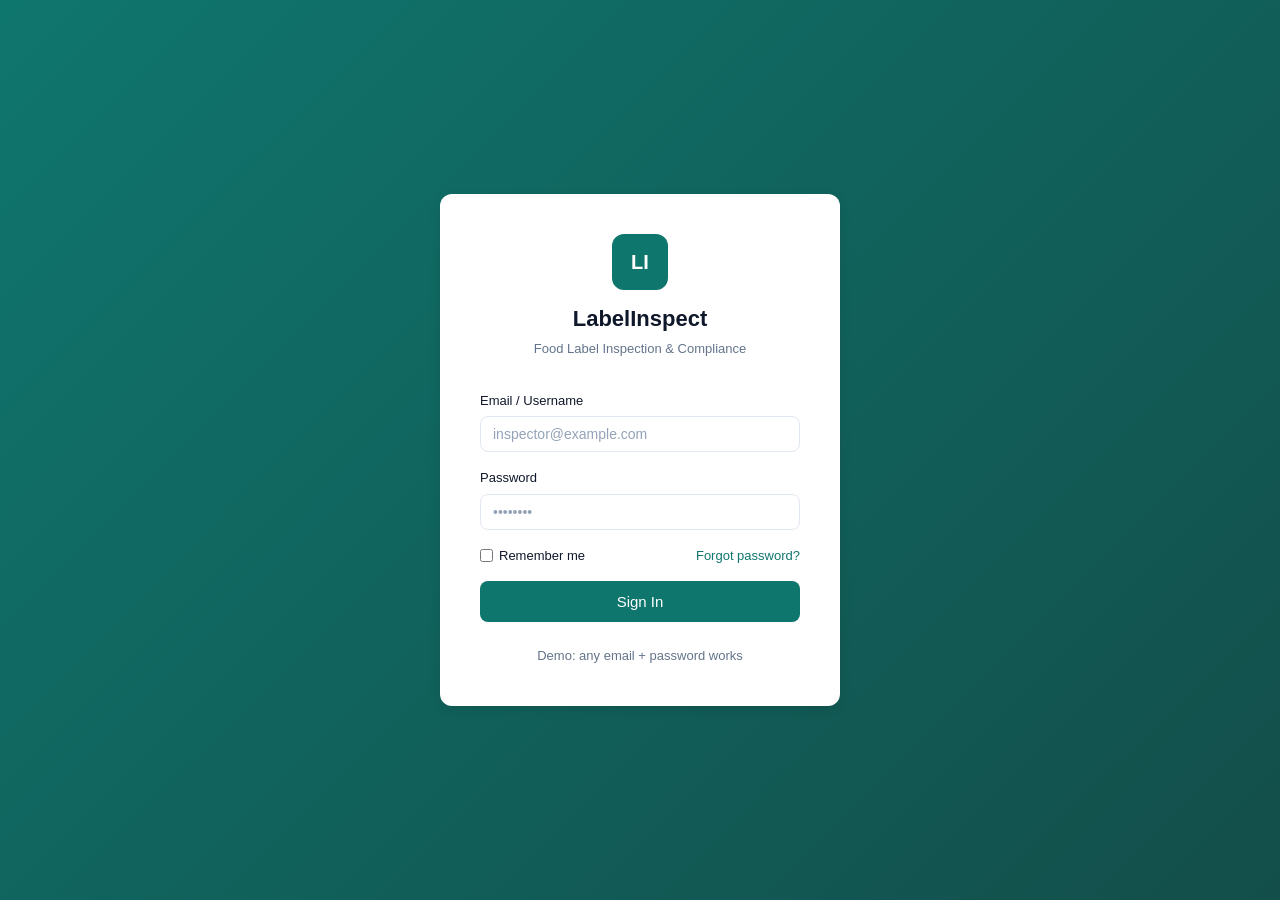
<file: index.html>
<!DOCTYPE html>
<html lang="en">
<head>
  <meta charset="UTF-8">
  <meta name="viewport" content="width=device-width, initial-scale=1.0">
  <title>LabelInspect — Login</title>
  <link rel="stylesheet" href="css/style.css">
</head>
<body>
  <div class="login-page">
    <div class="login-card">
      <div class="brand">
        <div class="logo">LI</div>
        <h1>LabelInspect</h1>
        <p>Food Label Inspection & Compliance</p>
      </div>

      <form onsubmit="handleLogin(event)">
        <div class="form-group">
          <label for="email">Email / Username</label>
          <input type="text" id="email" class="form-control" placeholder="inspector@example.com" required>
        </div>
        <div class="form-group">
          <label for="password">Password</label>
          <input type="password" id="password" class="form-control" placeholder="••••••••" required>
        </div>
        <div class="flex-between mb-16">
          <label class="text-sm" style="display:flex;align-items:center;gap:6px;">
            <input type="checkbox"> Remember me
          </label>
          <a href="#" class="text-sm">Forgot password?</a>
        </div>
        <button type="submit" class="btn btn-primary btn-lg btn-block">Sign In</button>
      </form>

      <p class="text-center text-sm text-muted mt-24">
        Demo: any email + password works
      </p>
    </div>
  </div>
  <script src="js/app.js"></script>
</body>
</html>
</file>
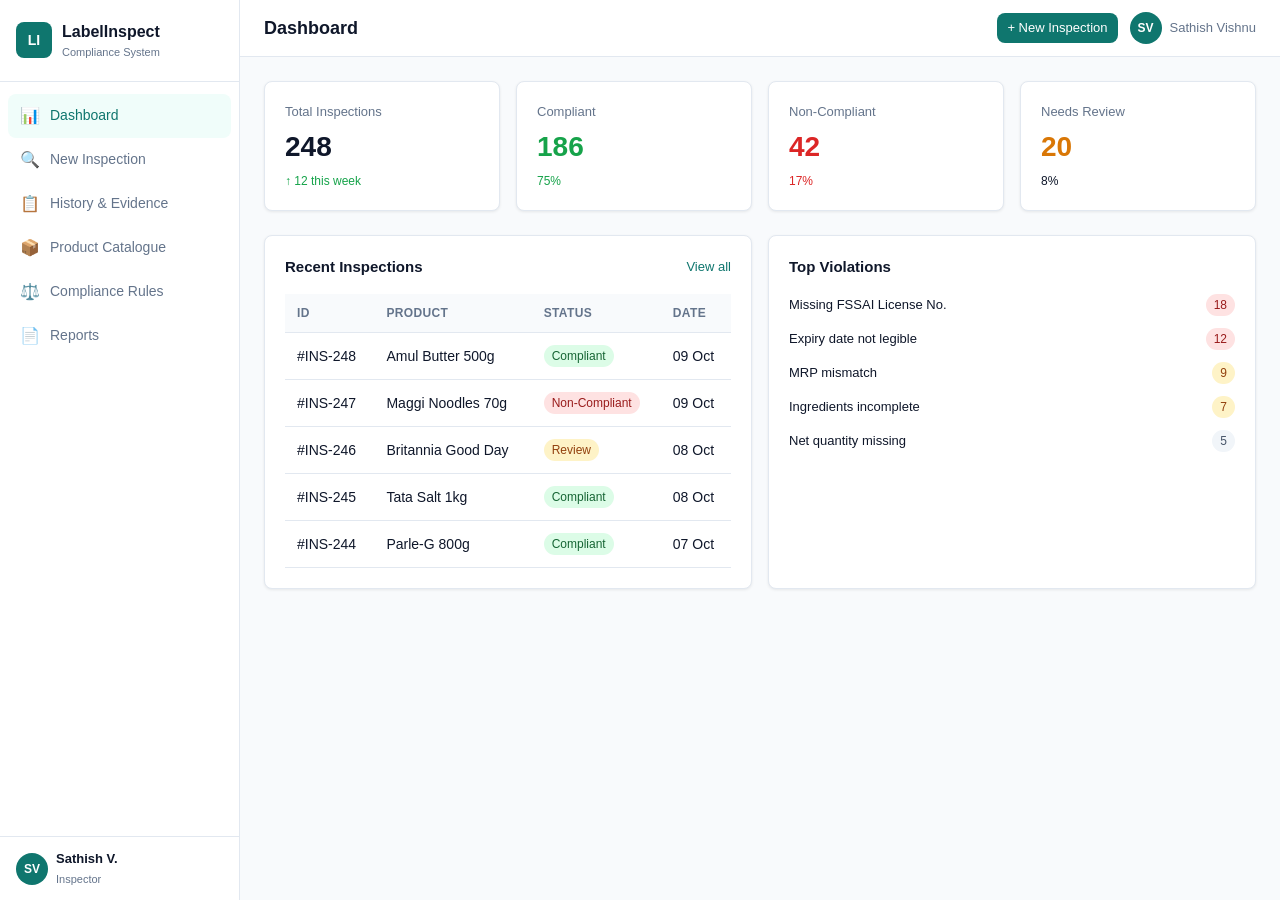
<file: dashboard.html>
<!DOCTYPE html>
<html lang="en">
<head>
  <meta charset="UTF-8">
  <meta name="viewport" content="width=device-width, initial-scale=1.0">
  <title>Dashboard — LabelInspect</title>
  <link rel="stylesheet" href="css/style.css">
</head>
<body>
  <div class="app-shell">
    <!-- Sidebar -->
    <aside class="sidebar">
      <div class="sidebar-brand">
        <div class="logo">LI</div>
        <div>
          <h1>LabelInspect</h1>
          <span>Compliance System</span>
        </div>
      </div>
      <ul class="nav-menu">
        <li><a href="dashboard.html" class="active"><span class="icon">📊</span> Dashboard</a></li>
        <li><a href="inspection.html"><span class="icon">🔍</span> New Inspection</a></li>
        <li><a href="history.html"><span class="icon">📋</span> History & Evidence</a></li>
        <li><a href="products.html"><span class="icon">📦</span> Product Catalogue</a></li>
        <li><a href="rules.html"><span class="icon">⚖️</span> Compliance Rules</a></li>
        <li><a href="reports.html"><span class="icon">📄</span> Reports</a></li>
      </ul>
      <div class="sidebar-footer">
        <div class="user-chip">
          <div class="user-avatar">SV</div>
          <div>
            <strong style="color:var(--text);font-size:13px;">Sathish V.</strong><br>
            <span style="font-size:11px;">Inspector</span>
          </div>
        </div>
      </div>
    </aside>

    <!-- Main -->
    <div class="main-content">
      <header class="topbar">
        <h2>Dashboard</h2>
        <div class="topbar-actions">
          <a href="inspection.html" class="btn btn-primary btn-sm">+ New Inspection</a>
          <div class="user-chip">
            <div class="user-avatar">SV</div>
            <span>Sathish Vishnu</span>
          </div>
        </div>
      </header>

      <div class="content">
        <!-- Stats -->
        <div class="grid-4 mb-24">
          <div class="stat-card">
            <div class="stat-label">Total Inspections</div>
            <div class="stat-value">248</div>
            <div class="stat-change up">↑ 12 this week</div>
          </div>
          <div class="stat-card">
            <div class="stat-label">Compliant</div>
            <div class="stat-value" style="color:var(--success);">186</div>
            <div class="stat-change up">75%</div>
          </div>
          <div class="stat-card">
            <div class="stat-label">Non-Compliant</div>
            <div class="stat-value" style="color:var(--danger);">42</div>
            <div class="stat-change down">17%</div>
          </div>
          <div class="stat-card">
            <div class="stat-label">Needs Review</div>
            <div class="stat-value" style="color:var(--warning);">20</div>
            <div class="stat-change">8%</div>
          </div>
        </div>

        <div class="grid-2">
          <!-- Recent Inspections -->
          <div class="card">
            <div class="card-header">
              <h3>Recent Inspections</h3>
              <a href="history.html" class="text-sm">View all</a>
            </div>
            <div class="table-wrap">
              <table>
                <thead>
                  <tr>
                    <th>ID</th>
                    <th>Product</th>
                    <th>Status</th>
                    <th>Date</th>
                  </tr>
                </thead>
                <tbody>
                  <tr>
                    <td>#INS-248</td>
                    <td>Amul Butter 500g</td>
                    <td><span class="badge badge-success">Compliant</span></td>
                    <td>09 Oct</td>
                  </tr>
                  <tr>
                    <td>#INS-247</td>
                    <td>Maggi Noodles 70g</td>
                    <td><span class="badge badge-danger">Non-Compliant</span></td>
                    <td>09 Oct</td>
                  </tr>
                  <tr>
                    <td>#INS-246</td>
                    <td>Britannia Good Day</td>
                    <td><span class="badge badge-warning">Review</span></td>
                    <td>08 Oct</td>
                  </tr>
                  <tr>
                    <td>#INS-245</td>
                    <td>Tata Salt 1kg</td>
                    <td><span class="badge badge-success">Compliant</span></td>
                    <td>08 Oct</td>
                  </tr>
                  <tr>
                    <td>#INS-244</td>
                    <td>Parle-G 800g</td>
                    <td><span class="badge badge-success">Compliant</span></td>
                    <td>07 Oct</td>
                  </tr>
                </tbody>
              </table>
            </div>
          </div>

          <!-- Violation Summary -->
          <div class="card">
            <div class="card-header">
              <h3>Top Violations</h3>
            </div>
            <div style="display:flex;flex-direction:column;gap:12px;">
              <div class="flex-between">
                <span class="text-sm">Missing FSSAI License No.</span>
                <span class="badge badge-danger">18</span>
              </div>
              <div class="flex-between">
                <span class="text-sm">Expiry date not legible</span>
                <span class="badge badge-danger">12</span>
              </div>
              <div class="flex-between">
                <span class="text-sm">MRP mismatch</span>
                <span class="badge badge-warning">9</span>
              </div>
              <div class="flex-between">
                <span class="text-sm">Ingredients incomplete</span>
                <span class="badge badge-warning">7</span>
              </div>
              <div class="flex-between">
                <span class="text-sm">Net quantity missing</span>
                <span class="badge badge-neutral">5</span>
              </div>
            </div>
          </div>
        </div>
      </div>
    </div>
  </div>
  <script src="js/app.js"></script>
</body>
</html>
</file>
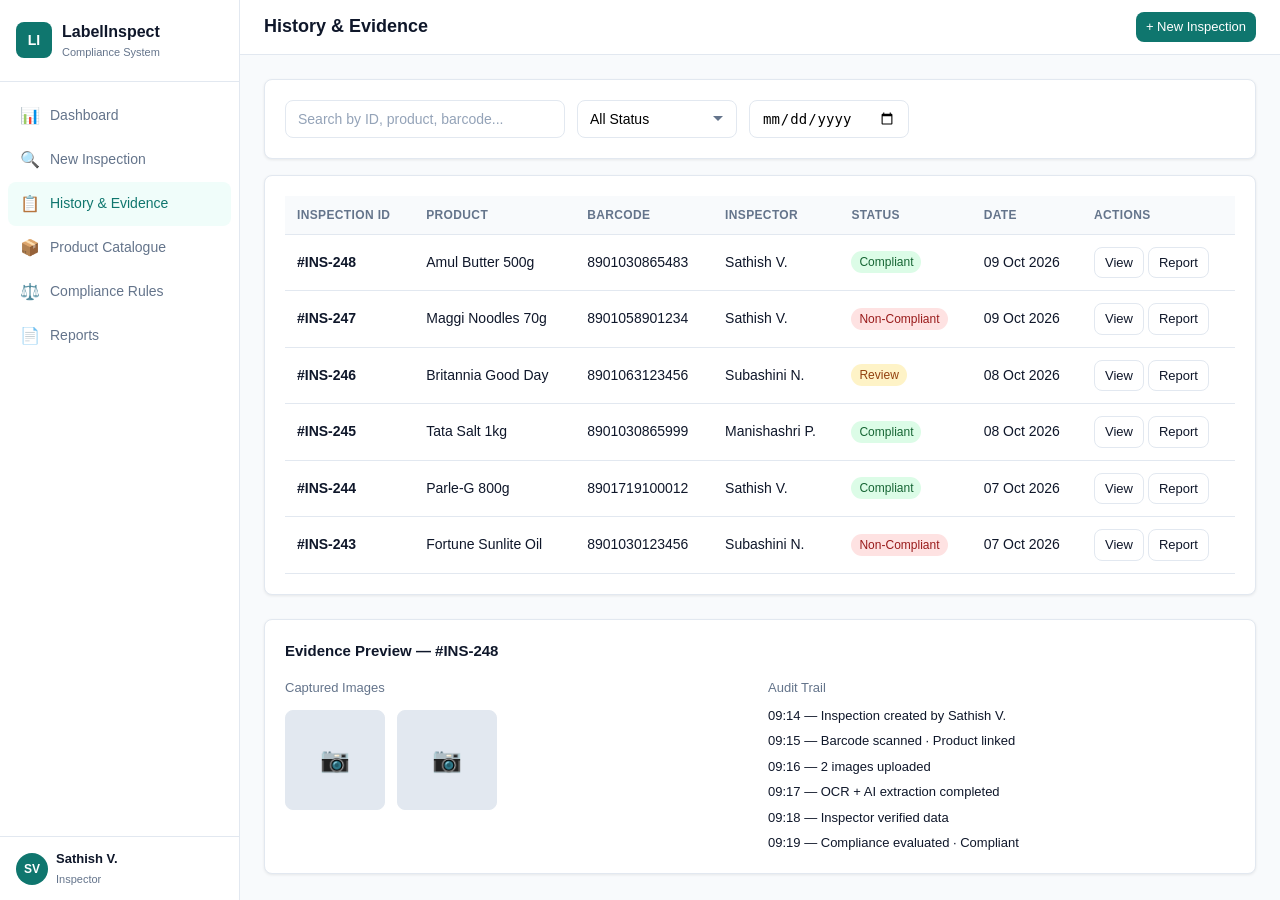
<file: history.html>
<!DOCTYPE html>
<html lang="en">
<head>
  <meta charset="UTF-8">
  <meta name="viewport" content="width=device-width, initial-scale=1.0">
  <title>History & Evidence — LabelInspect</title>
  <link rel="stylesheet" href="css/style.css">
</head>
<body>
  <div class="app-shell">
    <aside class="sidebar">
      <div class="sidebar-brand">
        <div class="logo">LI</div>
        <div>
          <h1>LabelInspect</h1>
          <span>Compliance System</span>
        </div>
      </div>
      <ul class="nav-menu">
        <li><a href="dashboard.html"><span class="icon">📊</span> Dashboard</a></li>
        <li><a href="inspection.html"><span class="icon">🔍</span> New Inspection</a></li>
        <li><a href="history.html" class="active"><span class="icon">📋</span> History & Evidence</a></li>
        <li><a href="products.html"><span class="icon">📦</span> Product Catalogue</a></li>
        <li><a href="rules.html"><span class="icon">⚖️</span> Compliance Rules</a></li>
        <li><a href="reports.html"><span class="icon">📄</span> Reports</a></li>
      </ul>
      <div class="sidebar-footer">
        <div class="user-chip">
          <div class="user-avatar">SV</div>
          <div>
            <strong style="color:var(--text);font-size:13px;">Sathish V.</strong><br>
            <span style="font-size:11px;">Inspector</span>
          </div>
        </div>
      </div>
    </aside>

    <div class="main-content">
      <header class="topbar">
        <h2>History & Evidence</h2>
        <div class="topbar-actions">
          <a href="inspection.html" class="btn btn-primary btn-sm">+ New Inspection</a>
        </div>
      </header>

      <div class="content">
        <div class="card mb-16">
          <div class="flex gap-12" style="flex-wrap:wrap;">
            <input type="text" id="search-history" class="form-control" style="max-width:280px;" placeholder="Search by ID, product, barcode..." oninput="filterTable('search-history','history-table')">
            <select class="form-control" style="max-width:160px;">
              <option value="">All Status</option>
              <option>Compliant</option>
              <option>Non-Compliant</option>
              <option>Needs Review</option>
            </select>
            <input type="date" class="form-control" style="max-width:160px;">
          </div>
        </div>

        <div class="card">
          <div class="table-wrap">
            <table id="history-table">
              <thead>
                <tr>
                  <th>Inspection ID</th>
                  <th>Product</th>
                  <th>Barcode</th>
                  <th>Inspector</th>
                  <th>Status</th>
                  <th>Date</th>
                  <th>Actions</th>
                </tr>
              </thead>
              <tbody>
                <tr>
                  <td><strong>#INS-248</strong></td>
                  <td>Amul Butter 500g</td>
                  <td>8901030865483</td>
                  <td>Sathish V.</td>
                  <td><span class="badge badge-success">Compliant</span></td>
                  <td>09 Oct 2026</td>
                  <td>
                    <a href="#" class="btn btn-secondary btn-sm">View</a>
                    <a href="reports.html" class="btn btn-secondary btn-sm">Report</a>
                  </td>
                </tr>
                <tr>
                  <td><strong>#INS-247</strong></td>
                  <td>Maggi Noodles 70g</td>
                  <td>8901058901234</td>
                  <td>Sathish V.</td>
                  <td><span class="badge badge-danger">Non-Compliant</span></td>
                  <td>09 Oct 2026</td>
                  <td>
                    <a href="#" class="btn btn-secondary btn-sm">View</a>
                    <a href="reports.html" class="btn btn-secondary btn-sm">Report</a>
                  </td>
                </tr>
                <tr>
                  <td><strong>#INS-246</strong></td>
                  <td>Britannia Good Day</td>
                  <td>8901063123456</td>
                  <td>Subashini N.</td>
                  <td><span class="badge badge-warning">Review</span></td>
                  <td>08 Oct 2026</td>
                  <td>
                    <a href="#" class="btn btn-secondary btn-sm">View</a>
                    <a href="reports.html" class="btn btn-secondary btn-sm">Report</a>
                  </td>
                </tr>
                <tr>
                  <td><strong>#INS-245</strong></td>
                  <td>Tata Salt 1kg</td>
                  <td>8901030865999</td>
                  <td>Manishashri P.</td>
                  <td><span class="badge badge-success">Compliant</span></td>
                  <td>08 Oct 2026</td>
                  <td>
                    <a href="#" class="btn btn-secondary btn-sm">View</a>
                    <a href="reports.html" class="btn btn-secondary btn-sm">Report</a>
                  </td>
                </tr>
                <tr>
                  <td><strong>#INS-244</strong></td>
                  <td>Parle-G 800g</td>
                  <td>8901719100012</td>
                  <td>Sathish V.</td>
                  <td><span class="badge badge-success">Compliant</span></td>
                  <td>07 Oct 2026</td>
                  <td>
                    <a href="#" class="btn btn-secondary btn-sm">View</a>
                    <a href="reports.html" class="btn btn-secondary btn-sm">Report</a>
                  </td>
                </tr>
                <tr>
                  <td><strong>#INS-243</strong></td>
                  <td>Fortune Sunlite Oil</td>
                  <td>8901030123456</td>
                  <td>Subashini N.</td>
                  <td><span class="badge badge-danger">Non-Compliant</span></td>
                  <td>07 Oct 2026</td>
                  <td>
                    <a href="#" class="btn btn-secondary btn-sm">View</a>
                    <a href="reports.html" class="btn btn-secondary btn-sm">Report</a>
                  </td>
                </tr>
              </tbody>
            </table>
          </div>
        </div>

        <!-- Evidence detail preview (example) -->
        <div class="card mt-24">
          <div class="card-header">
            <h3>Evidence Preview — #INS-248</h3>
          </div>
          <div class="grid-2">
            <div>
              <p class="text-sm text-muted mb-8">Captured Images</p>
              <div class="image-preview">
                <div class="thumb" style="display:flex;align-items:center;justify-content:center;font-size:24px;background:#e2e8f0;">📷</div>
                <div class="thumb" style="display:flex;align-items:center;justify-content:center;font-size:24px;background:#e2e8f0;">📷</div>
              </div>
            </div>
            <div>
              <p class="text-sm text-muted mb-8">Audit Trail</p>
              <div class="text-sm" style="display:flex;flex-direction:column;gap:6px;">
                <div>09:14 — Inspection created by Sathish V.</div>
                <div>09:15 — Barcode scanned · Product linked</div>
                <div>09:16 — 2 images uploaded</div>
                <div>09:17 — OCR + AI extraction completed</div>
                <div>09:18 — Inspector verified data</div>
                <div>09:19 — Compliance evaluated · Compliant</div>
              </div>
            </div>
          </div>
        </div>
      </div>
    </div>
  </div>
  <script src="js/app.js"></script>
</body>
</html>
</file>
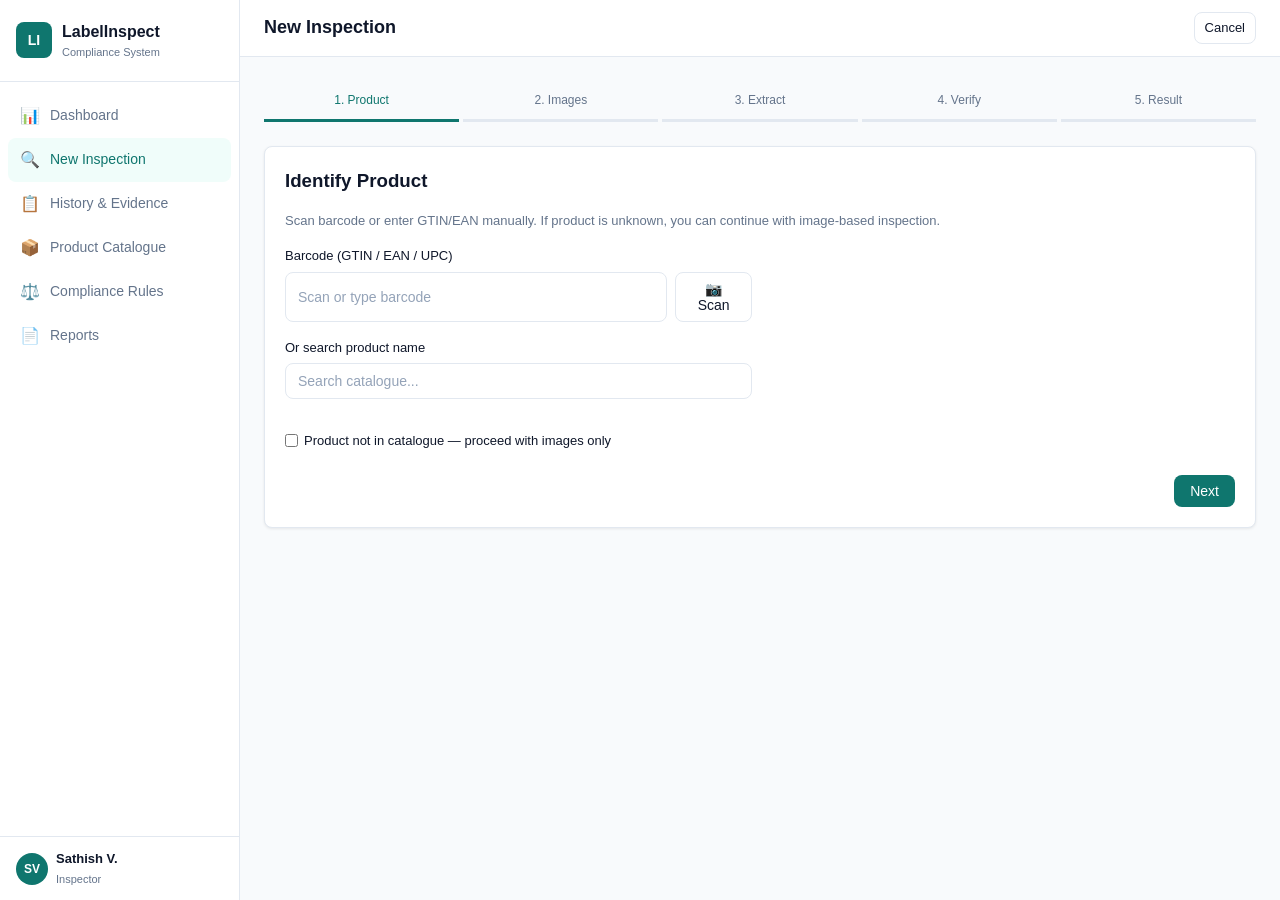
<file: inspection.html>
<!DOCTYPE html>
<html lang="en">
<head>
  <meta charset="UTF-8">
  <meta name="viewport" content="width=device-width, initial-scale=1.0">
  <title>New Inspection — LabelInspect</title>
  <link rel="stylesheet" href="css/style.css">
</head>
<body>
  <div class="app-shell">
    <aside class="sidebar">
      <div class="sidebar-brand">
        <div class="logo">LI</div>
        <div>
          <h1>LabelInspect</h1>
          <span>Compliance System</span>
        </div>
      </div>
      <ul class="nav-menu">
        <li><a href="dashboard.html"><span class="icon">📊</span> Dashboard</a></li>
        <li><a href="inspection.html" class="active"><span class="icon">🔍</span> New Inspection</a></li>
        <li><a href="history.html"><span class="icon">📋</span> History & Evidence</a></li>
        <li><a href="products.html"><span class="icon">📦</span> Product Catalogue</a></li>
        <li><a href="rules.html"><span class="icon">⚖️</span> Compliance Rules</a></li>
        <li><a href="reports.html"><span class="icon">📄</span> Reports</a></li>
      </ul>
      <div class="sidebar-footer">
        <div class="user-chip">
          <div class="user-avatar">SV</div>
          <div>
            <strong style="color:var(--text);font-size:13px;">Sathish V.</strong><br>
            <span style="font-size:11px;">Inspector</span>
          </div>
        </div>
      </div>
    </aside>

    <div class="main-content">
      <header class="topbar">
        <h2>New Inspection</h2>
        <div class="topbar-actions">
          <a href="dashboard.html" class="btn btn-secondary btn-sm">Cancel</a>
        </div>
      </header>

      <div class="content">
        <!-- Steps -->
        <div class="steps">
          <div class="step active">1. Product</div>
          <div class="step">2. Images</div>
          <div class="step">3. Extract</div>
          <div class="step">4. Verify</div>
          <div class="step">5. Result</div>
        </div>

        <div class="card">
          <!-- STEP 1: Product / Barcode -->
          <div id="step-1" class="wizard-panel">
            <h3 class="mb-16">Identify Product</h3>
            <p class="text-sm text-muted mb-16">Scan barcode or enter GTIN/EAN manually. If product is unknown, you can continue with image-based inspection.</p>

            <div class="grid-2">
              <div>
                <div class="form-group">
                  <label>Barcode (GTIN / EAN / UPC)</label>
                  <div class="flex gap-8">
                    <input type="text" id="barcode-input" class="form-control" placeholder="Scan or type barcode">
                    <button type="button" class="btn btn-secondary" onclick="mockBarcodeScan()">📷 Scan</button>
                  </div>
                </div>
                <div class="form-group">
                  <label>Or search product name</label>
                  <input type="text" class="form-control" placeholder="Search catalogue...">
                </div>
              </div>
              <div id="product-info" class="hidden">
                <div style="background:#f0fdfa;border:1px solid #99f6e4;border-radius:8px;padding:16px;">
                  <div class="text-sm text-muted mb-8">Product Found</div>
                  <strong>Amul Pasteurised Butter</strong>
                  <div class="text-sm mt-8">
                    <div>Brand: Amul</div>
                    <div>Net Qty: 500 g</div>
                    <div>Category: Dairy</div>
                    <div>GTIN: 8901030865483</div>
                  </div>
                </div>
              </div>
            </div>

            <div class="mt-16">
              <label class="text-sm" style="display:flex;align-items:center;gap:6px;">
                <input type="checkbox" id="unknown-product"> Product not in catalogue — proceed with images only
              </label>
            </div>
          </div>

          <!-- STEP 2: Images -->
          <div id="step-2" class="wizard-panel hidden">
            <h3 class="mb-16">Capture Package Images</h3>
            <p class="text-sm text-muted mb-16">Capture front label, back label, and any other relevant panels. Clear, well-lit images improve OCR accuracy.</p>

            <div class="upload-zone" onclick="document.getElementById('file-input').click()">
              <div class="upload-icon">📷</div>
              <p>Click to capture or upload images</p>
              <p class="hint">JPG, PNG · Max 10 MB each · Multiple files allowed</p>
              <input type="file" id="file-input" accept="image/*" multiple capture="environment" style="display:none" onchange="handleImageUpload(this)">
            </div>

            <div id="image-preview" class="image-preview"></div>
          </div>

          <!-- STEP 3: OCR + AI -->
          <div id="step-3" class="wizard-panel hidden">
            <h3 class="mb-16">OCR & AI Extraction</h3>
            <p class="text-sm text-muted mb-16">Images are processed to extract text. AI structures the text into label fields. You will verify everything in the next step.</p>

            <div class="flex gap-12 mb-16">
              <button type="button" class="btn btn-primary" onclick="runOCR()">▶ Run OCR + AI</button>
              <span id="ocr-status" class="hidden"><span class="badge badge-info">Ready</span></span>
            </div>

            <div id="ai-fields" class="hidden">
              <div class="field-grid">
                <div class="field-item">
                  <label>Product Name</label>
                  <div class="value">Amul Pasteurised Butter</div>
                </div>
                <div class="field-item">
                  <label>Brand</label>
                  <div class="value">Amul</div>
                </div>
                <div class="field-item">
                  <label>MRP</label>
                  <div class="value">₹285.00</div>
                </div>
                <div class="field-item">
                  <label>Net Quantity</label>
                  <div class="value">500 g</div>
                </div>
                <div class="field-item">
                  <label>Mfg Date</label>
                  <div class="value">15/08/2026</div>
                </div>
                <div class="field-item">
                  <label>Best Before</label>
                  <div class="value">15/02/2027</div>
                </div>
                <div class="field-item">
                  <label>FSSAI Lic. No.</label>
                  <div class="value">10012021000123</div>
                </div>
                <div class="field-item">
                  <label>Manufacturer</label>
                  <div class="value">GCMMF Ltd, Anand</div>
                </div>
              </div>
              <p class="text-sm text-muted mt-16">Ingredients extracted: Milk, Salt · Confidence: High</p>
            </div>
          </div>

          <!-- STEP 4: Verify -->
          <div id="step-4" class="wizard-panel hidden">
            <h3 class="mb-16">Inspector Verification</h3>
            <p class="text-sm text-muted mb-16">Review and correct any extracted fields. AI assists — you decide. Verification is mandatory before compliance evaluation.</p>

            <div class="field-grid">
              <div class="field-item">
                <label>Product Name</label>
                <input type="text" value="Amul Pasteurised Butter">
              </div>
              <div class="field-item">
                <label>Brand</label>
                <input type="text" value="Amul">
              </div>
              <div class="field-item">
                <label>MRP (₹)</label>
                <input type="text" value="285.00">
              </div>
              <div class="field-item">
                <label>Net Quantity</label>
                <input type="text" value="500 g">
              </div>
              <div class="field-item">
                <label>Mfg Date</label>
                <input type="text" value="15/08/2026">
              </div>
              <div class="field-item">
                <label>Best Before / Expiry</label>
                <input type="text" value="15/02/2027">
              </div>
              <div class="field-item">
                <label>FSSAI License No.</label>
                <input type="text" value="10012021000123">
              </div>
              <div class="field-item">
                <label>Manufacturer / Packer</label>
                <input type="text" value="GCMMF Ltd, Anand">
              </div>
            </div>

            <div class="form-group mt-16">
              <label>Ingredients (verified)</label>
              <textarea class="form-control">Milk, Salt</textarea>
            </div>

            <div class="form-group">
              <label>Inspector Remarks</label>
              <textarea class="form-control" placeholder="Optional notes..."></textarea>
            </div>
          </div>

          <!-- STEP 5: Compliance Result -->
          <div id="step-5" class="wizard-panel hidden">
            <h3 class="mb-16">Compliance Evaluation</h3>
            <p class="text-sm text-muted mb-16">Verified data is evaluated against the applicable rule pack. Rules decide the final result.</p>

            <button type="button" class="btn btn-primary mb-16" onclick="runCompliance()">▶ Evaluate Against Rules</button>

            <div id="compliance-result" class="hidden">
              <div class="result-panel pass">
                <h3>✅ Compliant</h3>
                <p class="text-sm">All applicable rules passed. No violations found.</p>
              </div>

              <div class="card mt-16" style="padding:16px;">
                <h4 class="mb-12" style="font-size:14px;">Rule Evaluation Summary</h4>
                <div class="table-wrap">
                  <table>
                    <thead>
                      <tr>
                        <th>Rule</th>
                        <th>Status</th>
                        <th>Note</th>
                      </tr>
                    </thead>
                    <tbody>
                      <tr>
                        <td>FSSAI License present</td>
                        <td><span class="badge badge-success">Pass</span></td>
                        <td>License No. found</td>
                      </tr>
                      <tr>
                        <td>MRP declared</td>
                        <td><span class="badge badge-success">Pass</span></td>
                        <td>₹285.00</td>
                      </tr>
                      <tr>
                        <td>Net quantity declared</td>
                        <td><span class="badge badge-success">Pass</span></td>
                        <td>500 g</td>
                      </tr>
                      <tr>
                        <td>Best-before / Expiry present</td>
                        <td><span class="badge badge-success">Pass</span></td>
                        <td>15/02/2027</td>
                      </tr>
                      <tr>
                        <td>Manufacturer details present</td>
                        <td><span class="badge badge-success">Pass</span></td>
                        <td>GCMMF Ltd</td>
                      </tr>
                      <tr>
                        <td>Ingredients list present</td>
                        <td><span class="badge badge-success">Pass</span></td>
                        <td>Milk, Salt</td>
                      </tr>
                    </tbody>
                  </table>
                </div>
              </div>
            </div>
          </div>

          <!-- Navigation buttons -->
          <div class="flex-between mt-24">
            <button type="button" id="btn-prev" class="btn btn-secondary" onclick="prevStep()" style="display:none;">← Previous</button>
            <div></div>
            <button type="button" id="btn-next" class="btn btn-primary" onclick="nextStep()">Next →</button>
          </div>
        </div>
      </div>
    </div>
  </div>
  <script src="js/app.js"></script>
</body>
</html>
</file>
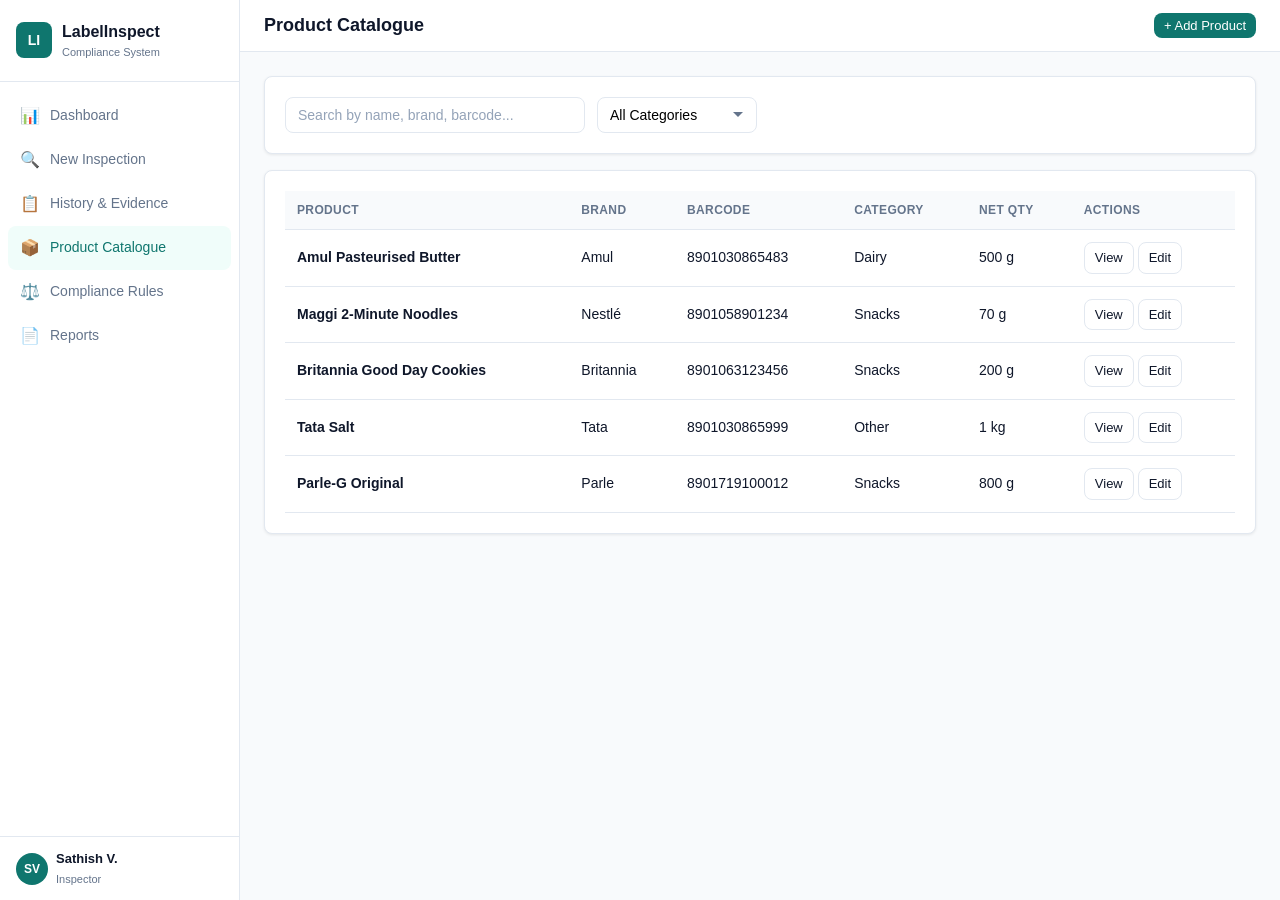
<file: products.html>
<!DOCTYPE html>
<html lang="en">
<head>
  <meta charset="UTF-8">
  <meta name="viewport" content="width=device-width, initial-scale=1.0">
  <title>Product Catalogue — LabelInspect</title>
  <link rel="stylesheet" href="css/style.css">
</head>
<body>
  <div class="app-shell">
    <aside class="sidebar">
      <div class="sidebar-brand">
        <div class="logo">LI</div>
        <div>
          <h1>LabelInspect</h1>
          <span>Compliance System</span>
        </div>
      </div>
      <ul class="nav-menu">
        <li><a href="dashboard.html"><span class="icon">📊</span> Dashboard</a></li>
        <li><a href="inspection.html"><span class="icon">🔍</span> New Inspection</a></li>
        <li><a href="history.html"><span class="icon">📋</span> History & Evidence</a></li>
        <li><a href="products.html" class="active"><span class="icon">📦</span> Product Catalogue</a></li>
        <li><a href="rules.html"><span class="icon">⚖️</span> Compliance Rules</a></li>
        <li><a href="reports.html"><span class="icon">📄</span> Reports</a></li>
      </ul>
      <div class="sidebar-footer">
        <div class="user-chip">
          <div class="user-avatar">SV</div>
          <div>
            <strong style="color:var(--text);font-size:13px;">Sathish V.</strong><br>
            <span style="font-size:11px;">Inspector</span>
          </div>
        </div>
      </div>
    </aside>

    <div class="main-content">
      <header class="topbar">
        <h2>Product Catalogue</h2>
        <div class="topbar-actions">
          <button class="btn btn-primary btn-sm" onclick="document.getElementById('add-product-form').classList.toggle('hidden')">+ Add Product</button>
        </div>
      </header>

      <div class="content">
        <!-- Add Product Form (hidden by default) -->
        <div id="add-product-form" class="card mb-16 hidden">
          <h3 class="mb-16">Manual Product Entry</h3>
          <div class="grid-2">
            <div class="form-group">
              <label>Product Name *</label>
              <input type="text" class="form-control" placeholder="e.g. Amul Butter">
            </div>
            <div class="form-group">
              <label>Brand</label>
              <input type="text" class="form-control" placeholder="e.g. Amul">
            </div>
            <div class="form-group">
              <label>Barcode (GTIN/EAN)</label>
              <input type="text" class="form-control" placeholder="8901030865483">
            </div>
            <div class="form-group">
              <label>Net Quantity</label>
              <input type="text" class="form-control" placeholder="500 g">
            </div>
            <div class="form-group">
              <label>Category</label>
              <select class="form-control">
                <option>Dairy</option>
                <option>Snacks</option>
                <option>Beverages</option>
                <option>Oils & Fats</option>
                <option>Other</option>
              </select>
            </div>
            <div class="form-group">
              <label>Manufacturer</label>
              <input type="text" class="form-control" placeholder="Manufacturer name">
            </div>
          </div>
          <div class="flex gap-8">
            <button class="btn btn-primary">Save Product</button>
            <button class="btn btn-secondary" onclick="document.getElementById('add-product-form').classList.add('hidden')">Cancel</button>
          </div>
        </div>

        <div class="card mb-16">
          <div class="flex gap-12">
            <input type="text" id="search-products" class="form-control" style="max-width:300px;" placeholder="Search by name, brand, barcode..." oninput="filterTable('search-products','products-table')">
            <select class="form-control" style="max-width:160px;">
              <option value="">All Categories</option>
              <option>Dairy</option>
              <option>Snacks</option>
              <option>Beverages</option>
            </select>
          </div>
        </div>

        <div class="card">
          <div class="table-wrap">
            <table id="products-table">
              <thead>
                <tr>
                  <th>Product</th>
                  <th>Brand</th>
                  <th>Barcode</th>
                  <th>Category</th>
                  <th>Net Qty</th>
                  <th>Actions</th>
                </tr>
              </thead>
              <tbody>
                <tr>
                  <td><strong>Amul Pasteurised Butter</strong></td>
                  <td>Amul</td>
                  <td>8901030865483</td>
                  <td>Dairy</td>
                  <td>500 g</td>
                  <td><a href="#" class="btn btn-secondary btn-sm">View</a> <a href="#" class="btn btn-secondary btn-sm">Edit</a></td>
                </tr>
                <tr>
                  <td><strong>Maggi 2-Minute Noodles</strong></td>
                  <td>Nestlé</td>
                  <td>8901058901234</td>
                  <td>Snacks</td>
                  <td>70 g</td>
                  <td><a href="#" class="btn btn-secondary btn-sm">View</a> <a href="#" class="btn btn-secondary btn-sm">Edit</a></td>
                </tr>
                <tr>
                  <td><strong>Britannia Good Day Cookies</strong></td>
                  <td>Britannia</td>
                  <td>8901063123456</td>
                  <td>Snacks</td>
                  <td>200 g</td>
                  <td><a href="#" class="btn btn-secondary btn-sm">View</a> <a href="#" class="btn btn-secondary btn-sm">Edit</a></td>
                </tr>
                <tr>
                  <td><strong>Tata Salt</strong></td>
                  <td>Tata</td>
                  <td>8901030865999</td>
                  <td>Other</td>
                  <td>1 kg</td>
                  <td><a href="#" class="btn btn-secondary btn-sm">View</a> <a href="#" class="btn btn-secondary btn-sm">Edit</a></td>
                </tr>
                <tr>
                  <td><strong>Parle-G Original</strong></td>
                  <td>Parle</td>
                  <td>8901719100012</td>
                  <td>Snacks</td>
                  <td>800 g</td>
                  <td><a href="#" class="btn btn-secondary btn-sm">View</a> <a href="#" class="btn btn-secondary btn-sm">Edit</a></td>
                </tr>
              </tbody>
            </table>
          </div>
        </div>
      </div>
    </div>
  </div>
  <script src="js/app.js"></script>
</body>
</html>
</file>
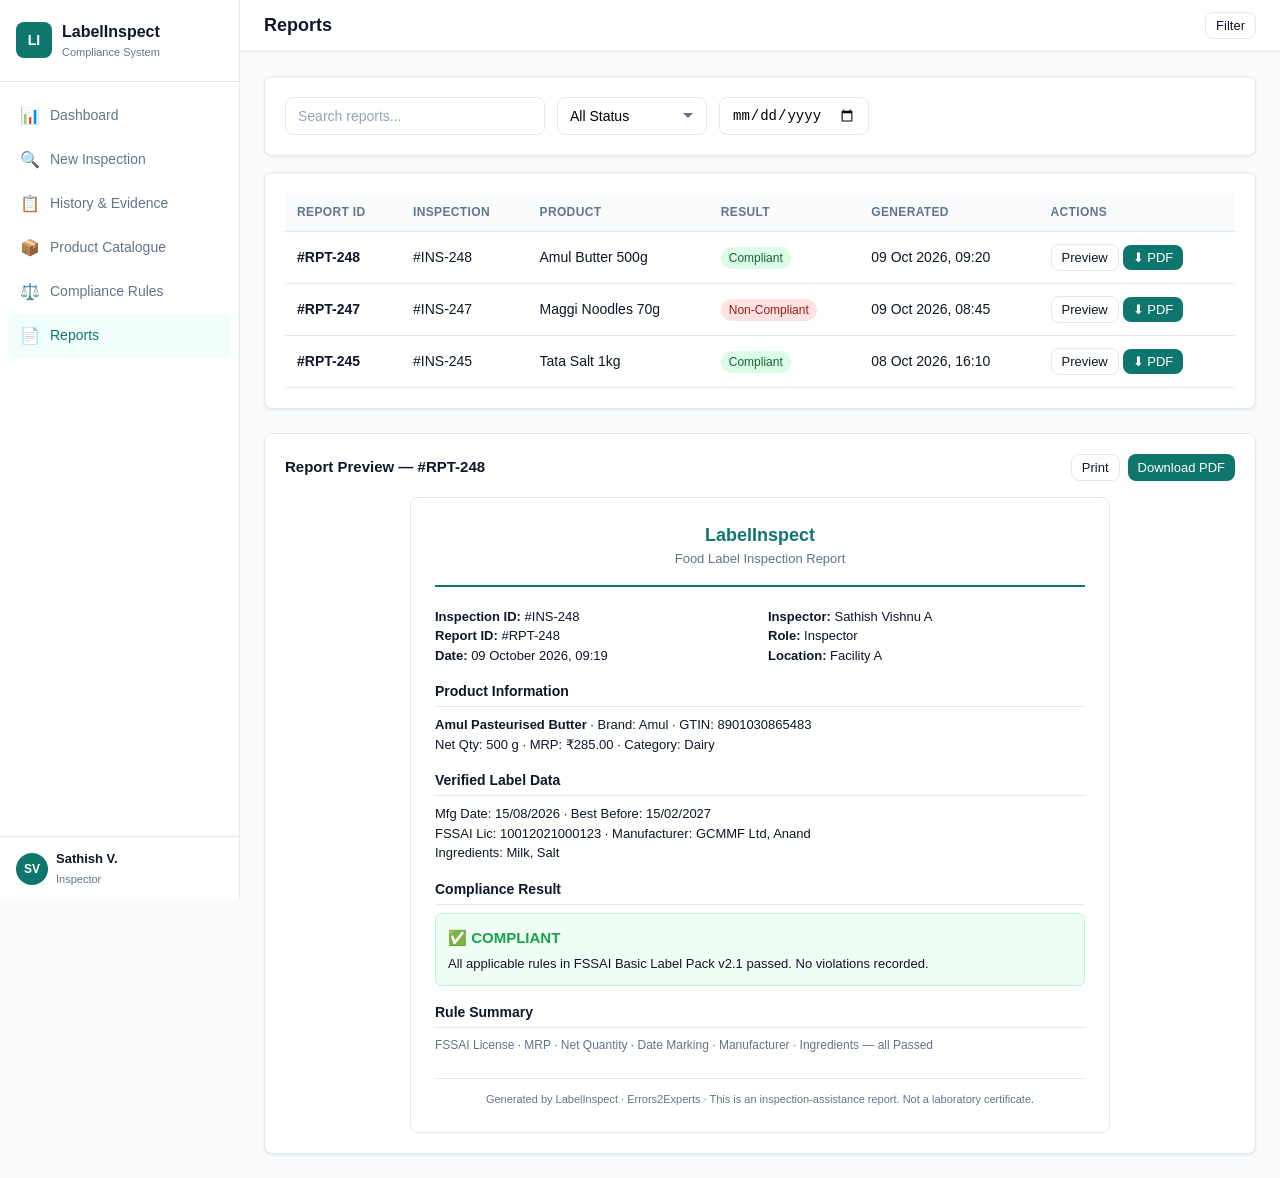
<file: reports.html>
<!DOCTYPE html>
<html lang="en">
<head>
  <meta charset="UTF-8">
  <meta name="viewport" content="width=device-width, initial-scale=1.0">
  <title>Reports — LabelInspect</title>
  <link rel="stylesheet" href="css/style.css">
</head>
<body>
  <div class="app-shell">
    <aside class="sidebar">
      <div class="sidebar-brand">
        <div class="logo">LI</div>
        <div>
          <h1>LabelInspect</h1>
          <span>Compliance System</span>
        </div>
      </div>
      <ul class="nav-menu">
        <li><a href="dashboard.html"><span class="icon">📊</span> Dashboard</a></li>
        <li><a href="inspection.html"><span class="icon">🔍</span> New Inspection</a></li>
        <li><a href="history.html"><span class="icon">📋</span> History & Evidence</a></li>
        <li><a href="products.html"><span class="icon">📦</span> Product Catalogue</a></li>
        <li><a href="rules.html"><span class="icon">⚖️</span> Compliance Rules</a></li>
        <li><a href="reports.html" class="active"><span class="icon">📄</span> Reports</a></li>
      </ul>
      <div class="sidebar-footer">
        <div class="user-chip">
          <div class="user-avatar">SV</div>
          <div>
            <strong style="color:var(--text);font-size:13px;">Sathish V.</strong><br>
            <span style="font-size:11px;">Inspector</span>
          </div>
        </div>
      </div>
    </aside>

    <div class="main-content">
      <header class="topbar">
        <h2>Reports</h2>
        <div class="topbar-actions">
          <button class="btn btn-secondary btn-sm">Filter</button>
        </div>
      </header>

      <div class="content">
        <div class="card mb-16">
          <div class="flex gap-12" style="flex-wrap:wrap;">
            <input type="text" class="form-control" style="max-width:260px;" placeholder="Search reports...">
            <select class="form-control" style="max-width:150px;">
              <option>All Status</option>
              <option>Compliant</option>
              <option>Non-Compliant</option>
            </select>
            <input type="date" class="form-control" style="max-width:150px;">
          </div>
        </div>

        <div class="card mb-24">
          <div class="table-wrap">
            <table>
              <thead>
                <tr>
                  <th>Report ID</th>
                  <th>Inspection</th>
                  <th>Product</th>
                  <th>Result</th>
                  <th>Generated</th>
                  <th>Actions</th>
                </tr>
              </thead>
              <tbody>
                <tr>
                  <td><strong>#RPT-248</strong></td>
                  <td>#INS-248</td>
                  <td>Amul Butter 500g</td>
                  <td><span class="badge badge-success">Compliant</span></td>
                  <td>09 Oct 2026, 09:20</td>
                  <td>
                    <button class="btn btn-secondary btn-sm" onclick="document.getElementById('report-preview').classList.remove('hidden')">Preview</button>
                    <button class="btn btn-primary btn-sm">⬇ PDF</button>
                  </td>
                </tr>
                <tr>
                  <td><strong>#RPT-247</strong></td>
                  <td>#INS-247</td>
                  <td>Maggi Noodles 70g</td>
                  <td><span class="badge badge-danger">Non-Compliant</span></td>
                  <td>09 Oct 2026, 08:45</td>
                  <td>
                    <button class="btn btn-secondary btn-sm">Preview</button>
                    <button class="btn btn-primary btn-sm">⬇ PDF</button>
                  </td>
                </tr>
                <tr>
                  <td><strong>#RPT-245</strong></td>
                  <td>#INS-245</td>
                  <td>Tata Salt 1kg</td>
                  <td><span class="badge badge-success">Compliant</span></td>
                  <td>08 Oct 2026, 16:10</td>
                  <td>
                    <button class="btn btn-secondary btn-sm">Preview</button>
                    <button class="btn btn-primary btn-sm">⬇ PDF</button>
                  </td>
                </tr>
              </tbody>
            </table>
          </div>
        </div>

        <!-- Report Preview -->
        <div id="report-preview" class="card">
          <div class="card-header">
            <h3>Report Preview — #RPT-248</h3>
            <div class="flex gap-8">
              <button class="btn btn-secondary btn-sm">Print</button>
              <button class="btn btn-primary btn-sm">Download PDF</button>
            </div>
          </div>

          <div style="border:1px solid var(--border);border-radius:8px;padding:24px;max-width:700px;margin:0 auto;background:white;">
            <div style="text-align:center;margin-bottom:20px;border-bottom:2px solid var(--primary);padding-bottom:16px;">
              <div style="font-size:18px;font-weight:700;color:var(--primary);">LabelInspect</div>
              <div style="font-size:13px;color:var(--text-muted);">Food Label Inspection Report</div>
            </div>

            <div class="grid-2 mb-16" style="font-size:13px;">
              <div>
                <strong>Inspection ID:</strong> #INS-248<br>
                <strong>Report ID:</strong> #RPT-248<br>
                <strong>Date:</strong> 09 October 2026, 09:19
              </div>
              <div>
                <strong>Inspector:</strong> Sathish Vishnu A<br>
                <strong>Role:</strong> Inspector<br>
                <strong>Location:</strong> Facility A
              </div>
            </div>

            <h4 style="font-size:14px;margin-bottom:8px;border-bottom:1px solid var(--border);padding-bottom:4px;">Product Information</h4>
            <div style="font-size:13px;margin-bottom:16px;">
              <strong>Amul Pasteurised Butter</strong> · Brand: Amul · GTIN: 8901030865483<br>
              Net Qty: 500 g · MRP: ₹285.00 · Category: Dairy
            </div>

            <h4 style="font-size:14px;margin-bottom:8px;border-bottom:1px solid var(--border);padding-bottom:4px;">Verified Label Data</h4>
            <div style="font-size:13px;margin-bottom:16px;">
              Mfg Date: 15/08/2026 · Best Before: 15/02/2027<br>
              FSSAI Lic: 10012021000123 · Manufacturer: GCMMF Ltd, Anand<br>
              Ingredients: Milk, Salt
            </div>

            <h4 style="font-size:14px;margin-bottom:8px;border-bottom:1px solid var(--border);padding-bottom:4px;">Compliance Result</h4>
            <div style="background:#f0fdf4;border:1px solid #bbf7d0;border-radius:6px;padding:12px;margin-bottom:16px;">
              <strong style="color:var(--success);font-size:15px;">✅ COMPLIANT</strong>
              <div style="font-size:13px;margin-top:4px;">All applicable rules in FSSAI Basic Label Pack v2.1 passed. No violations recorded.</div>
            </div>

            <h4 style="font-size:14px;margin-bottom:8px;border-bottom:1px solid var(--border);padding-bottom:4px;">Rule Summary</h4>
            <div style="font-size:12px;color:var(--text-muted);">
              FSSAI License · MRP · Net Quantity · Date Marking · Manufacturer · Ingredients — all Passed
            </div>

            <div style="margin-top:24px;padding-top:12px;border-top:1px solid var(--border);font-size:11px;color:var(--text-muted);text-align:center;">
              Generated by LabelInspect · Errors2Experts · This is an inspection-assistance report. Not a laboratory certificate.
            </div>
          </div>
        </div>
      </div>
    </div>
  </div>
  <script src="js/app.js"></script>
</body>
</html>
</file>
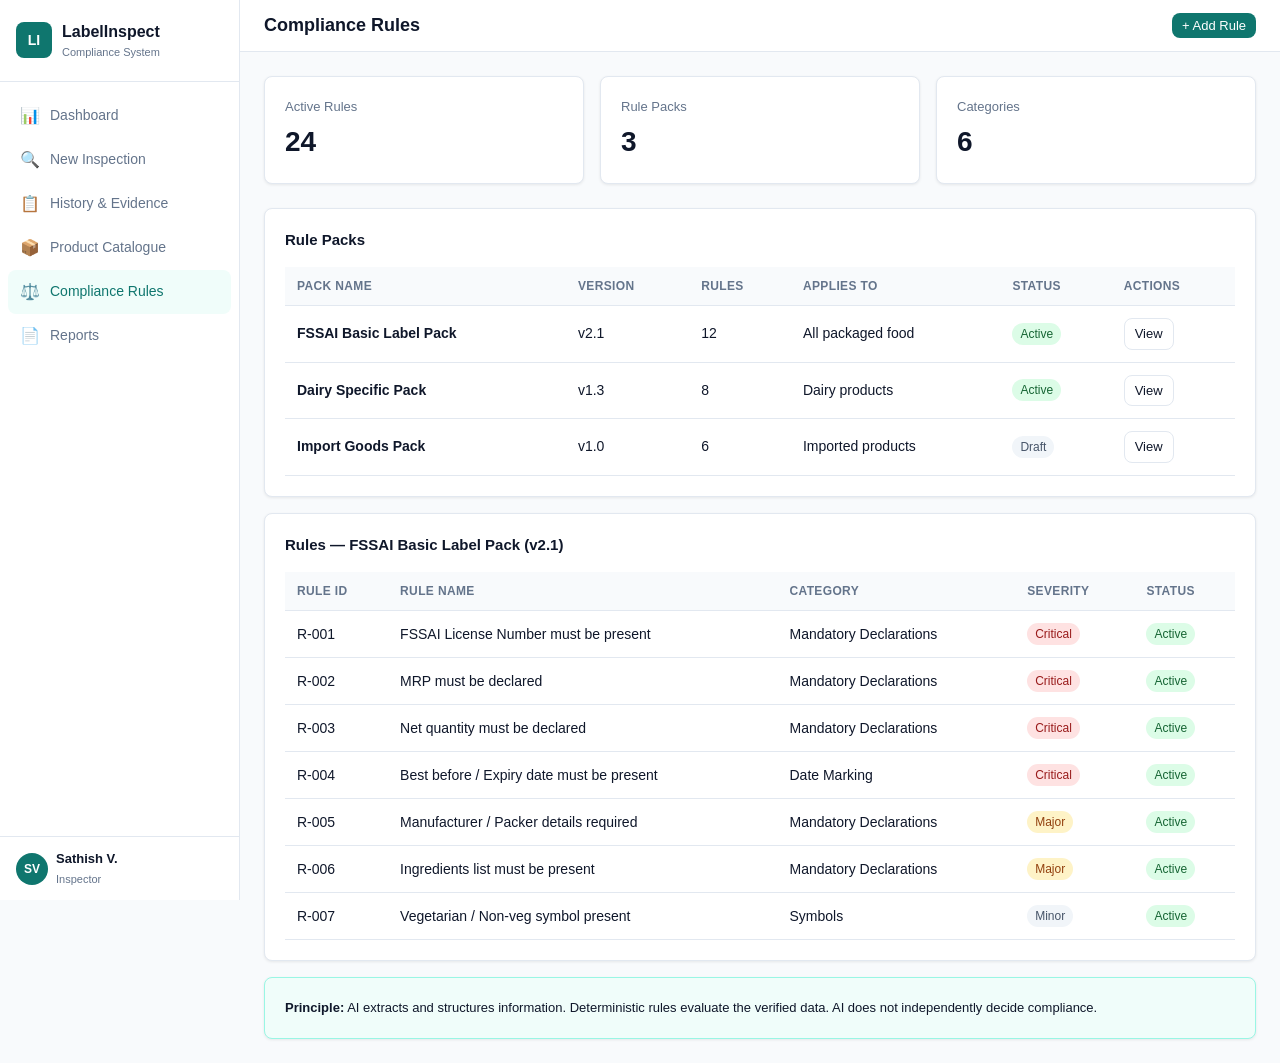
<file: rules.html>
<!DOCTYPE html>
<html lang="en">
<head>
  <meta charset="UTF-8">
  <meta name="viewport" content="width=device-width, initial-scale=1.0">
  <title>Compliance Rules — LabelInspect</title>
  <link rel="stylesheet" href="css/style.css">
</head>
<body>
  <div class="app-shell">
    <aside class="sidebar">
      <div class="sidebar-brand">
        <div class="logo">LI</div>
        <div>
          <h1>LabelInspect</h1>
          <span>Compliance System</span>
        </div>
      </div>
      <ul class="nav-menu">
        <li><a href="dashboard.html"><span class="icon">📊</span> Dashboard</a></li>
        <li><a href="inspection.html"><span class="icon">🔍</span> New Inspection</a></li>
        <li><a href="history.html"><span class="icon">📋</span> History & Evidence</a></li>
        <li><a href="products.html"><span class="icon">📦</span> Product Catalogue</a></li>
        <li><a href="rules.html" class="active"><span class="icon">⚖️</span> Compliance Rules</a></li>
        <li><a href="reports.html"><span class="icon">📄</span> Reports</a></li>
      </ul>
      <div class="sidebar-footer">
        <div class="user-chip">
          <div class="user-avatar">SV</div>
          <div>
            <strong style="color:var(--text);font-size:13px;">Sathish V.</strong><br>
            <span style="font-size:11px;">Inspector</span>
          </div>
        </div>
      </div>
    </aside>

    <div class="main-content">
      <header class="topbar">
        <h2>Compliance Rules</h2>
        <div class="topbar-actions">
          <button class="btn btn-primary btn-sm">+ Add Rule</button>
        </div>
      </header>

      <div class="content">
        <div class="grid-3 mb-24">
          <div class="stat-card">
            <div class="stat-label">Active Rules</div>
            <div class="stat-value">24</div>
          </div>
          <div class="stat-card">
            <div class="stat-label">Rule Packs</div>
            <div class="stat-value">3</div>
          </div>
          <div class="stat-card">
            <div class="stat-label">Categories</div>
            <div class="stat-value">6</div>
          </div>
        </div>

        <div class="card mb-16">
          <div class="card-header">
            <h3>Rule Packs</h3>
          </div>
          <div class="table-wrap">
            <table>
              <thead>
                <tr>
                  <th>Pack Name</th>
                  <th>Version</th>
                  <th>Rules</th>
                  <th>Applies To</th>
                  <th>Status</th>
                  <th>Actions</th>
                </tr>
              </thead>
              <tbody>
                <tr>
                  <td><strong>FSSAI Basic Label Pack</strong></td>
                  <td>v2.1</td>
                  <td>12</td>
                  <td>All packaged food</td>
                  <td><span class="badge badge-success">Active</span></td>
                  <td><a href="#" class="btn btn-secondary btn-sm">View</a></td>
                </tr>
                <tr>
                  <td><strong>Dairy Specific Pack</strong></td>
                  <td>v1.3</td>
                  <td>8</td>
                  <td>Dairy products</td>
                  <td><span class="badge badge-success">Active</span></td>
                  <td><a href="#" class="btn btn-secondary btn-sm">View</a></td>
                </tr>
                <tr>
                  <td><strong>Import Goods Pack</strong></td>
                  <td>v1.0</td>
                  <td>6</td>
                  <td>Imported products</td>
                  <td><span class="badge badge-neutral">Draft</span></td>
                  <td><a href="#" class="btn btn-secondary btn-sm">View</a></td>
                </tr>
              </tbody>
            </table>
          </div>
        </div>

        <div class="card">
          <div class="card-header">
            <h3>Rules — FSSAI Basic Label Pack (v2.1)</h3>
          </div>
          <div class="table-wrap">
            <table>
              <thead>
                <tr>
                  <th>Rule ID</th>
                  <th>Rule Name</th>
                  <th>Category</th>
                  <th>Severity</th>
                  <th>Status</th>
                </tr>
              </thead>
              <tbody>
                <tr>
                  <td>R-001</td>
                  <td>FSSAI License Number must be present</td>
                  <td>Mandatory Declarations</td>
                  <td><span class="badge badge-danger">Critical</span></td>
                  <td><span class="badge badge-success">Active</span></td>
                </tr>
                <tr>
                  <td>R-002</td>
                  <td>MRP must be declared</td>
                  <td>Mandatory Declarations</td>
                  <td><span class="badge badge-danger">Critical</span></td>
                  <td><span class="badge badge-success">Active</span></td>
                </tr>
                <tr>
                  <td>R-003</td>
                  <td>Net quantity must be declared</td>
                  <td>Mandatory Declarations</td>
                  <td><span class="badge badge-danger">Critical</span></td>
                  <td><span class="badge badge-success">Active</span></td>
                </tr>
                <tr>
                  <td>R-004</td>
                  <td>Best before / Expiry date must be present</td>
                  <td>Date Marking</td>
                  <td><span class="badge badge-danger">Critical</span></td>
                  <td><span class="badge badge-success">Active</span></td>
                </tr>
                <tr>
                  <td>R-005</td>
                  <td>Manufacturer / Packer details required</td>
                  <td>Mandatory Declarations</td>
                  <td><span class="badge badge-warning">Major</span></td>
                  <td><span class="badge badge-success">Active</span></td>
                </tr>
                <tr>
                  <td>R-006</td>
                  <td>Ingredients list must be present</td>
                  <td>Mandatory Declarations</td>
                  <td><span class="badge badge-warning">Major</span></td>
                  <td><span class="badge badge-success">Active</span></td>
                </tr>
                <tr>
                  <td>R-007</td>
                  <td>Vegetarian / Non-veg symbol present</td>
                  <td>Symbols</td>
                  <td><span class="badge badge-neutral">Minor</span></td>
                  <td><span class="badge badge-success">Active</span></td>
                </tr>
              </tbody>
            </table>
          </div>
        </div>

        <div class="card mt-16" style="background:#f0fdfa;border-color:#99f6e4;">
          <p class="text-sm"><strong>Principle:</strong> AI extracts and structures information. Deterministic rules evaluate the verified data. AI does not independently decide compliance.</p>
        </div>
      </div>
    </div>
  </div>
  <script src="js/app.js"></script>
</body>
</html>
</file>
<file: css/style.css>
/* LabelInspect - Minimal Design System */
:root {
  --primary: #0f766e;
  --primary-dark: #0d5c56;
  --primary-light: #14b8a6;
  --accent: #f59e0b;
  --success: #16a34a;
  --danger: #dc2626;
  --warning: #d97706;
  --bg: #f8fafc;
  --surface: #ffffff;
  --border: #e2e8f0;
  --text: #0f172a;
  --text-muted: #64748b;
  --radius: 8px;
  --shadow: 0 1px 3px rgba(0,0,0,0.08);
  --shadow-md: 0 4px 12px rgba(0,0,0,0.1);
}

* {
  margin: 0;
  padding: 0;
  box-sizing: border-box;
}

body {
  font-family: -apple-system, BlinkMacSystemFont, 'Segoe UI', Roboto, 'Helvetica Neue', Arial, sans-serif;
  background: var(--bg);
  color: var(--text);
  line-height: 1.5;
  min-height: 100vh;
}

a {
  color: var(--primary);
  text-decoration: none;
}

a:hover {
  text-decoration: underline;
}

/* Layout */
.app-shell {
  display: flex;
  min-height: 100vh;
}

.sidebar {
  width: 240px;
  background: var(--surface);
  border-right: 1px solid var(--border);
  display: flex;
  flex-direction: column;
  position: fixed;
  top: 0;
  left: 0;
  bottom: 0;
  z-index: 100;
}

.sidebar-brand {
  padding: 20px 16px;
  border-bottom: 1px solid var(--border);
  display: flex;
  align-items: center;
  gap: 10px;
}

.sidebar-brand .logo {
  width: 36px;
  height: 36px;
  background: var(--primary);
  border-radius: 8px;
  display: flex;
  align-items: center;
  justify-content: center;
  color: white;
  font-weight: 700;
  font-size: 14px;
}

.sidebar-brand h1 {
  font-size: 16px;
  font-weight: 600;
  color: var(--text);
}

.sidebar-brand span {
  font-size: 11px;
  color: var(--text-muted);
  display: block;
}

.nav-menu {
  flex: 1;
  padding: 12px 8px;
  list-style: none;
}

.nav-menu li a {
  display: flex;
  align-items: center;
  gap: 10px;
  padding: 10px 12px;
  border-radius: var(--radius);
  color: var(--text-muted);
  font-size: 14px;
  font-weight: 500;
  text-decoration: none;
  transition: all 0.15s;
}

.nav-menu li a:hover,
.nav-menu li a.active {
  background: #f0fdfa;
  color: var(--primary);
}

.nav-menu li a .icon {
  width: 20px;
  text-align: center;
  font-size: 16px;
}

.sidebar-footer {
  padding: 12px 16px;
  border-top: 1px solid var(--border);
  font-size: 13px;
  color: var(--text-muted);
}

.main-content {
  margin-left: 240px;
  flex: 1;
  display: flex;
  flex-direction: column;
  min-height: 100vh;
}

.topbar {
  background: var(--surface);
  border-bottom: 1px solid var(--border);
  padding: 12px 24px;
  display: flex;
  align-items: center;
  justify-content: space-between;
  position: sticky;
  top: 0;
  z-index: 50;
}

.topbar h2 {
  font-size: 18px;
  font-weight: 600;
}

.topbar-actions {
  display: flex;
  align-items: center;
  gap: 12px;
}

.user-chip {
  display: flex;
  align-items: center;
  gap: 8px;
  font-size: 13px;
  color: var(--text-muted);
}

.user-avatar {
  width: 32px;
  height: 32px;
  border-radius: 50%;
  background: var(--primary);
  color: white;
  display: flex;
  align-items: center;
  justify-content: center;
  font-size: 12px;
  font-weight: 600;
}

.content {
  padding: 24px;
  flex: 1;
}

/* Cards */
.card {
  background: var(--surface);
  border: 1px solid var(--border);
  border-radius: var(--radius);
  box-shadow: var(--shadow);
  padding: 20px;
}

.card-header {
  display: flex;
  align-items: center;
  justify-content: space-between;
  margin-bottom: 16px;
}

.card-header h3 {
  font-size: 15px;
  font-weight: 600;
}

/* Buttons */
.btn {
  display: inline-flex;
  align-items: center;
  justify-content: center;
  gap: 6px;
  padding: 8px 16px;
  border-radius: var(--radius);
  font-size: 14px;
  font-weight: 500;
  border: none;
  cursor: pointer;
  transition: all 0.15s;
  text-decoration: none;
}

.btn:hover {
  text-decoration: none;
}

.btn-primary {
  background: var(--primary);
  color: white;
}

.btn-primary:hover {
  background: var(--primary-dark);
}

.btn-secondary {
  background: var(--surface);
  color: var(--text);
  border: 1px solid var(--border);
}

.btn-secondary:hover {
  background: var(--bg);
}

.btn-success {
  background: var(--success);
  color: white;
}

.btn-danger {
  background: var(--danger);
  color: white;
}

.btn-sm {
  padding: 5px 10px;
  font-size: 13px;
}

.btn-lg {
  padding: 12px 24px;
  font-size: 15px;
}

.btn-block {
  width: 100%;
}

/* Forms */
.form-group {
  margin-bottom: 16px;
}

.form-group label {
  display: block;
  font-size: 13px;
  font-weight: 500;
  margin-bottom: 6px;
  color: var(--text);
}

.form-control {
  width: 100%;
  padding: 9px 12px;
  border: 1px solid var(--border);
  border-radius: var(--radius);
  font-size: 14px;
  background: var(--surface);
  transition: border-color 0.15s;
}

.form-control:focus {
  outline: none;
  border-color: var(--primary);
  box-shadow: 0 0 0 3px rgba(15, 118, 110, 0.12);
}

.form-control::placeholder {
  color: #94a3b8;
}

select.form-control {
  appearance: none;
  background-image: url("data:image/svg+xml,%3Csvg xmlns='http://www.w3.org/2000/svg' width='12' height='12' viewBox='0 0 12 12'%3E%3Cpath fill='%2364748b' d='M6 8L1 3h10z'/%3E%3C/svg%3E");
  background-repeat: no-repeat;
  background-position: right 12px center;
  padding-right: 32px;
}

textarea.form-control {
  resize: vertical;
  min-height: 80px;
}

/* Grid */
.grid-2 {
  display: grid;
  grid-template-columns: 1fr 1fr;
  gap: 16px;
}

.grid-3 {
  display: grid;
  grid-template-columns: 1fr 1fr 1fr;
  gap: 16px;
}

.grid-4 {
  display: grid;
  grid-template-columns: repeat(4, 1fr);
  gap: 16px;
}

/* Stats */
.stat-card {
  background: var(--surface);
  border: 1px solid var(--border);
  border-radius: var(--radius);
  padding: 20px;
  box-shadow: var(--shadow);
}

.stat-card .stat-label {
  font-size: 13px;
  color: var(--text-muted);
  margin-bottom: 4px;
}

.stat-card .stat-value {
  font-size: 28px;
  font-weight: 700;
  color: var(--text);
}

.stat-card .stat-change {
  font-size: 12px;
  margin-top: 4px;
}

.stat-card .stat-change.up {
  color: var(--success);
}

.stat-card .stat-change.down {
  color: var(--danger);
}

/* Tables */
.table-wrap {
  overflow-x: auto;
}

table {
  width: 100%;
  border-collapse: collapse;
  font-size: 14px;
}

thead th {
  text-align: left;
  padding: 10px 12px;
  font-weight: 600;
  font-size: 12px;
  text-transform: uppercase;
  letter-spacing: 0.03em;
  color: var(--text-muted);
  border-bottom: 1px solid var(--border);
  background: #f8fafc;
}

tbody td {
  padding: 12px;
  border-bottom: 1px solid var(--border);
  vertical-align: middle;
}

tbody tr:hover {
  background: #f8fafc;
}

/* Badges */
.badge {
  display: inline-flex;
  align-items: center;
  padding: 2px 8px;
  border-radius: 20px;
  font-size: 12px;
  font-weight: 500;
}

.badge-success {
  background: #dcfce7;
  color: #166534;
}

.badge-danger {
  background: #fee2e2;
  color: #991b1b;
}

.badge-warning {
  background: #fef3c7;
  color: #92400e;
}

.badge-info {
  background: #e0f2fe;
  color: #075985;
}

.badge-neutral {
  background: #f1f5f9;
  color: #475569;
}

/* Login Page */
.login-page {
  min-height: 100vh;
  display: flex;
  align-items: center;
  justify-content: center;
  background: linear-gradient(135deg, #0f766e 0%, #134e4a 100%);
  padding: 20px;
}

.login-card {
  background: var(--surface);
  border-radius: 12px;
  padding: 40px;
  width: 100%;
  max-width: 400px;
  box-shadow: var(--shadow-md);
}

.login-card .brand {
  text-align: center;
  margin-bottom: 32px;
}

.login-card .brand .logo {
  width: 56px;
  height: 56px;
  background: var(--primary);
  border-radius: 12px;
  display: inline-flex;
  align-items: center;
  justify-content: center;
  color: white;
  font-weight: 700;
  font-size: 20px;
  margin-bottom: 12px;
}

.login-card .brand h1 {
  font-size: 22px;
  font-weight: 700;
}

.login-card .brand p {
  font-size: 13px;
  color: var(--text-muted);
  margin-top: 4px;
}

/* Steps / Wizard */
.steps {
  display: flex;
  gap: 4px;
  margin-bottom: 24px;
}

.step {
  flex: 1;
  text-align: center;
  padding: 10px 8px;
  font-size: 12px;
  font-weight: 500;
  color: var(--text-muted);
  border-bottom: 3px solid var(--border);
  position: relative;
}

.step.active {
  color: var(--primary);
  border-bottom-color: var(--primary);
}

.step.done {
  color: var(--success);
  border-bottom-color: var(--success);
}

/* Upload Zone */
.upload-zone {
  border: 2px dashed var(--border);
  border-radius: var(--radius);
  padding: 40px 20px;
  text-align: center;
  cursor: pointer;
  transition: all 0.15s;
  background: #fafbfc;
}

.upload-zone:hover,
.upload-zone.dragover {
  border-color: var(--primary);
  background: #f0fdfa;
}

.upload-zone .upload-icon {
  font-size: 36px;
  margin-bottom: 8px;
  color: var(--text-muted);
}

.upload-zone p {
  font-size: 14px;
  color: var(--text-muted);
}

.upload-zone .hint {
  font-size: 12px;
  margin-top: 4px;
}

/* Result Panel */
.result-panel {
  border-radius: var(--radius);
  padding: 20px;
  margin-top: 16px;
}

.result-panel.pass {
  background: #f0fdf4;
  border: 1px solid #bbf7d0;
}

.result-panel.fail {
  background: #fef2f2;
  border: 1px solid #fecaca;
}

.result-panel.warning {
  background: #fffbeb;
  border: 1px solid #fde68a;
}

.result-panel h3 {
  font-size: 18px;
  margin-bottom: 8px;
}

/* Field Grid for verification */
.field-grid {
  display: grid;
  grid-template-columns: 1fr 1fr;
  gap: 12px;
}

.field-item {
  background: #f8fafc;
  border: 1px solid var(--border);
  border-radius: var(--radius);
  padding: 12px;
}

.field-item label {
  font-size: 11px;
  text-transform: uppercase;
  letter-spacing: 0.04em;
  color: var(--text-muted);
  font-weight: 600;
  display: block;
  margin-bottom: 4px;
}

.field-item .value {
  font-size: 14px;
  font-weight: 500;
}

.field-item input {
  width: 100%;
  border: 1px solid transparent;
  background: transparent;
  font-size: 14px;
  font-weight: 500;
  padding: 2px 0;
}

.field-item input:focus {
  outline: none;
  border-bottom-color: var(--primary);
}

/* Image preview */
.image-preview {
  display: flex;
  gap: 12px;
  flex-wrap: wrap;
  margin-top: 12px;
}

.image-preview .thumb {
  width: 100px;
  height: 100px;
  border-radius: var(--radius);
  border: 1px solid var(--border);
  object-fit: cover;
  background: #f1f5f9;
}

/* Empty state */
.empty-state {
  text-align: center;
  padding: 48px 20px;
  color: var(--text-muted);
}

.empty-state .icon {
  font-size: 40px;
  margin-bottom: 12px;
}

/* Responsive */
@media (max-width: 900px) {
  .sidebar {
    display: none;
  }
  .main-content {
    margin-left: 0;
  }
  .grid-4 {
    grid-template-columns: 1fr 1fr;
  }
  .grid-3 {
    grid-template-columns: 1fr;
  }
  .grid-2 {
    grid-template-columns: 1fr;
  }
  .field-grid {
    grid-template-columns: 1fr;
  }
}

/* Utilities */
.mb-0 { margin-bottom: 0; }
.mb-8 { margin-bottom: 8px; }
.mb-12 { margin-bottom: 12px; }
.mb-16 { margin-bottom: 16px; }
.mb-24 { margin-bottom: 24px; }
.mt-16 { margin-top: 16px; }
.mt-24 { margin-top: 24px; }
.text-muted { color: var(--text-muted); }
.text-sm { font-size: 13px; }
.text-center { text-align: center; }
.flex { display: flex; }
.flex-between { display: flex; justify-content: space-between; align-items: center; }
.gap-8 { gap: 8px; }
.gap-12 { gap: 12px; }
.hidden { display: none !important; }
</file>
